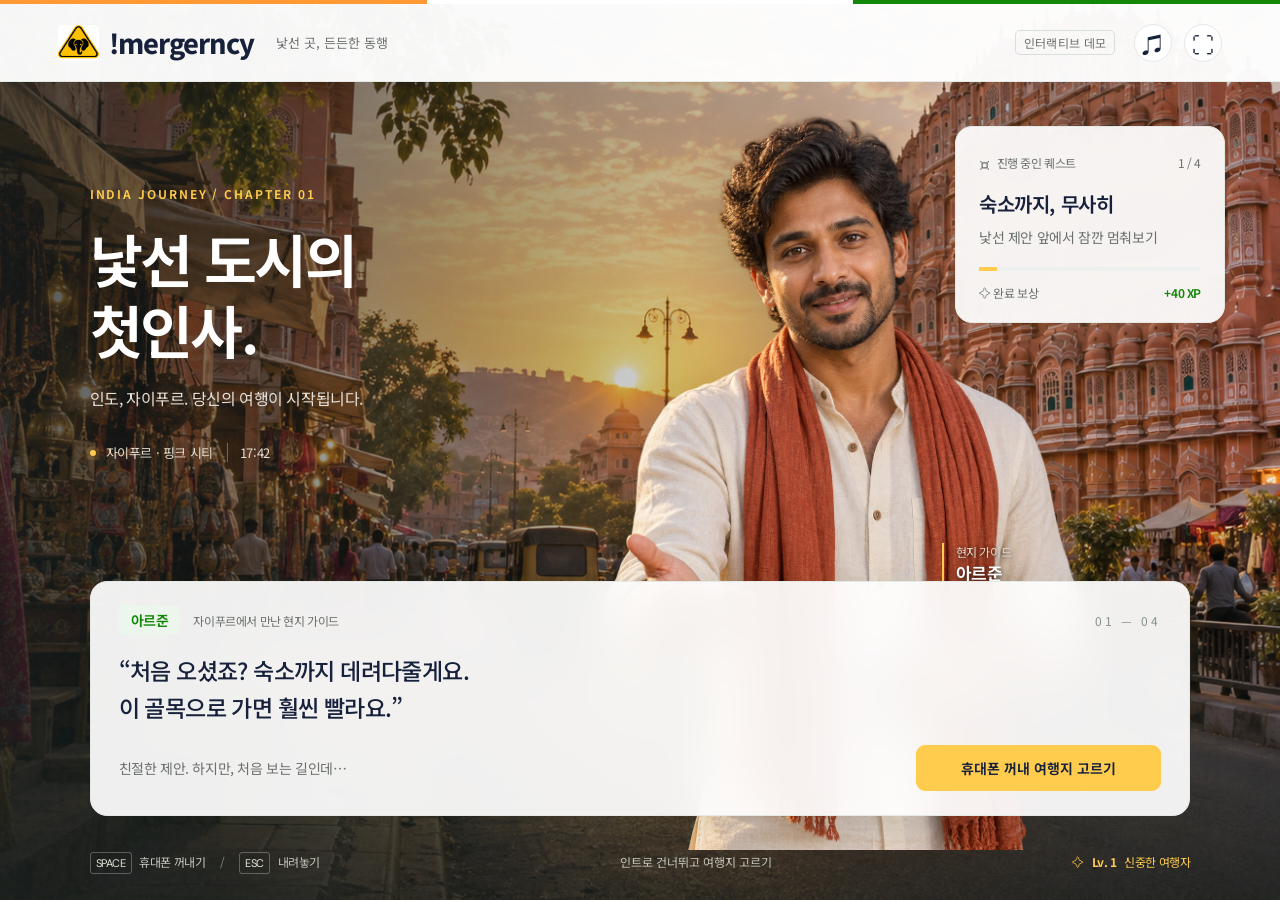
<file: index.html>
<!doctype html><html lang="ko"><head><meta charset="utf-8"><meta name="viewport" content="width=device-width,initial-scale=1"><meta name="theme-color" content="#ffcc4d"><title>!mergerncy · 나의 인도 여행</title><meta name="description" content="낯선 여행의 순간, 나를 지키는 작은 선택. 1인칭 여행 게임과 안전 지도."><link rel="icon" href="assets/brand-logo.png"><link rel="stylesheet" href="vendor/leaflet/leaflet.css"><link rel="stylesheet" href="style.css"><link rel="stylesheet" href="map.css"><link rel="stylesheet" href="theme.css"></head><body>
<main class="world" id="world"><div class="scenery"></div><div class="shade"></div><div class="grain"></div>
<header><a class="brand" href="./"><span class="logo-mark"><img src="assets/brand-logo.png" alt="코끼리 로고"></span><span class="brand-name">!mergerncy</span><span class="brand-caption">낯선 곳, 든든한 동행</span></a><div class="top-right"><span class="demo">인터랙티브 데모</span><button id="sound" aria-label="배경음 켜기">♫</button><button id="fullscreen" aria-label="전체 화면">⛶</button></div></header>
<section class="chapter"><span class="eyebrow">INDIA JOURNEY / CHAPTER <span id="chapterNo">01</span></span><h1 id="sceneTitle">낯선 도시의<br>첫인사.</h1><p id="sceneSub">인도, 자이푸르. 당신의 여행이 시작됩니다.</p><div class="location"><span class="live-dot"></span> 자이푸르 · 핑크 시티 <span id="sceneTime">17:42</span></div></section>
<aside class="quest"><div class="quest-label"><span>⌑</span> 진행 중인 퀘스트 <span id="questCount">1 / 4</span></div><h3 id="questTitle">숙소까지, 무사히</h3><p id="questHint">낯선 제안 앞에서 잠깐 멈춰보기</p><div class="quest-progress"><i id="questBar"></i></div><div class="reward">✧ 완료 보상 <b>+40 XP</b></div></aside>
<img class="character" id="character" src="assets/guide.png" alt="여행자에게 말을 건네는 현지 가이드 아르준">
<div class="person-label"><span>현지 가이드</span><strong>아르준</strong></div>
<section class="dialogue" id="dialogue"><div class="dialogue-head"><span id="speaker">아르준</span><small id="speakerRole">자이푸르에서 만난 현지 가이드</small><span class="scene-counter" id="sceneCounter">01 — 04</span></div><p id="dialogText">“처음 오셨죠? 숙소까지 데려다줄게요.<br>이 골목으로 가면 훨씬 빨라요.”</p><div class="dialogue-bottom"><span id="thought">친절한 제안. 하지만, 처음 보는 길인데…</span><button class="main-cta" id="takePhone">휴대폰으로 길 확인하기 <span>↗</span></button></div></section>
<footer class="game-footer"><span><kbd>SPACE</kbd> 휴대폰 꺼내기 <span class="divider">/</span> <kbd>ESC</kbd> 내려놓기</span><button id="skip">인트로 건너뛰고 지도 보기 ↗</button><span class="level">✧ <b id="outerLevel">Lv. 1</b> 신중한 여행자</span></footer>
<div class="phone-layer" id="phoneLayer" hidden><div class="phone-backdrop"></div><div class="phone-context"><span class="eyebrow">당신의 작은 안전 기지</span><h2>잠깐 확인하면,<br>여행이 달라져요.</h2><p>길 위의 정보가 다음 선택의 힌트가 됩니다.</p><button class="lower-phone" id="lowerPhone">↓ 휴대폰 내려놓기 <kbd>ESC</kbd></button></div><div class="phone-rig"><img src="assets/hand-phone.png" class="hand-phone" alt="왼손으로 잡고 있는 스마트폰"><div class="phone-shell"><div class="phone-screen"><div class="statusbar"><b>9:41</b><div class="island"></div><span>▮▮▮ ▰</span></div><div class="app-header"><b aria-label="!mergerncy · 휴대폰 내려놓기"><span class="logo-mark"><img src="assets/brand-logo.png" alt=""></span><span class="brand-name">!m</span></b><button class="sos" id="sos">SOS</button></div><div class="phone-scroll" id="phoneContent"></div><nav class="bottom-nav" aria-label="앱 메뉴"><button data-tab="bookings">▤<span>예약</span></button><button data-tab="checklist">☑<span>준비</span></button><button class="active" data-tab="map">⌖<span>안전 지도</span></button><button data-tab="phrases">☏<span>현지 표현</span></button></nav><div class="homebar"></div></div></div></div></div>
<div class="toast" id="toast" role="status"></div><dialog id="modal"><button class="modal-x" id="closeModal" aria-label="닫기">×</button><div id="modalBody"></div></dialog><div id="touchCursor" aria-hidden="true"><img src="assets/touch-hand.png" alt=""><i class="fingertip"></i></div>
</main><script src="vendor/leaflet/leaflet.js"></script><script src="app.js"></script><script src="real-map.js"></script><script src="journey.js"></script><script src="pointer.js"></script><script src="mockup.js"></script></body></html>
</file>
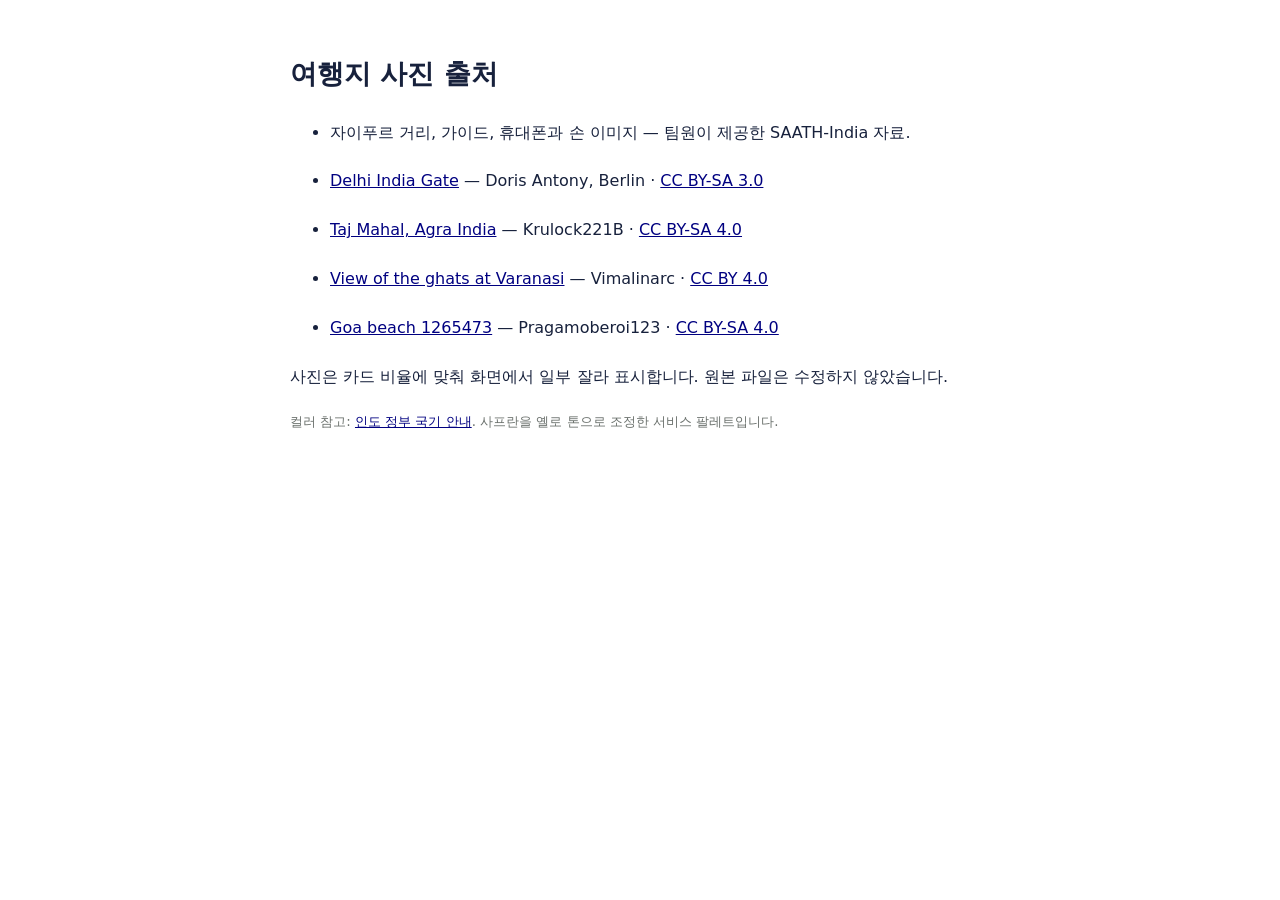
<file: credits.html>
<!doctype html><html lang="ko"><head><meta charset="utf-8"><meta name="viewport" content="width=device-width,initial-scale=1"><title>SAATH · 사진 출처</title><style>body{font-family:system-ui,sans-serif;max-width:700px;margin:50px auto;padding:0 24px;color:#17213c;line-height:1.8}h1{font-size:27px}a{color:#000080}li{margin:20px 0}small{color:#6b716d}</style></head><body><h1>여행지 사진 출처</h1><ul><li>자이푸르 거리, 가이드, 휴대폰과 손 이미지 — 팀원이 제공한 SAATH-India 자료.</li><li><a href="https://commons.wikimedia.org/wiki/File:Delhi_India_Gate.jpg">Delhi India Gate</a> — Doris Antony, Berlin · <a href="https://creativecommons.org/licenses/by-sa/3.0/">CC BY-SA 3.0</a></li><li><a href="https://commons.wikimedia.org/wiki/File:Taj_Mahal,_Agra_India.jpg">Taj Mahal, Agra India</a> — Krulock221B · <a href="https://creativecommons.org/licenses/by-sa/4.0/">CC BY-SA 4.0</a></li><li><a href="https://commons.wikimedia.org/wiki/File:View_of_the_ghats_at_Varanasi.jpg">View of the ghats at Varanasi</a> — Vimalinarc · <a href="https://creativecommons.org/licenses/by/4.0/">CC BY 4.0</a></li><li><a href="https://commons.wikimedia.org/wiki/File:Goa_beach_1265473.jpg">Goa beach 1265473</a> — Pragamoberoi123 · <a href="https://creativecommons.org/licenses/by-sa/4.0/">CC BY-SA 4.0</a></li></ul><p>사진은 카드 비율에 맞춰 화면에서 일부 잘라 표시합니다. 원본 파일은 수정하지 않았습니다.</p><small>컬러 참고: <a href="https://knowindia.india.gov.in/my-india-my-pride/indian-tricolor.php">인도 정부 국기 안내</a>. 사프란을 옐로 톤으로 조정한 서비스 팔레트입니다.</small></body></html>
</file>
<file: vendor/leaflet/leaflet.css>
/* required styles */

.leaflet-pane,
.leaflet-tile,
.leaflet-marker-icon,
.leaflet-marker-shadow,
.leaflet-tile-container,
.leaflet-pane > svg,
.leaflet-pane > canvas,
.leaflet-zoom-box,
.leaflet-image-layer,
.leaflet-layer {
	position: absolute;
	left: 0;
	top: 0;
	}
.leaflet-container {
	overflow: hidden;
	}
.leaflet-tile,
.leaflet-marker-icon,
.leaflet-marker-shadow {
	-webkit-user-select: none;
	   -moz-user-select: none;
	        user-select: none;
	  -webkit-user-drag: none;
	}
/* Prevents IE11 from highlighting tiles in blue */
.leaflet-tile::selection {
	background: transparent;
}
/* Safari renders non-retina tile on retina better with this, but Chrome is worse */
.leaflet-safari .leaflet-tile {
	image-rendering: -webkit-optimize-contrast;
	}
/* hack that prevents hw layers "stretching" when loading new tiles */
.leaflet-safari .leaflet-tile-container {
	width: 1600px;
	height: 1600px;
	-webkit-transform-origin: 0 0;
	}
.leaflet-marker-icon,
.leaflet-marker-shadow {
	display: block;
	}
/* .leaflet-container svg: reset svg max-width decleration shipped in Joomla! (joomla.org) 3.x */
/* .leaflet-container img: map is broken in FF if you have max-width: 100% on tiles */
.leaflet-container .leaflet-overlay-pane svg {
	max-width: none !important;
	max-height: none !important;
	}
.leaflet-container .leaflet-marker-pane img,
.leaflet-container .leaflet-shadow-pane img,
.leaflet-container .leaflet-tile-pane img,
.leaflet-container img.leaflet-image-layer,
.leaflet-container .leaflet-tile {
	max-width: none !important;
	max-height: none !important;
	width: auto;
	padding: 0;
	}

.leaflet-container img.leaflet-tile {
	/* See: https://bugs.chromium.org/p/chromium/issues/detail?id=600120 */
	mix-blend-mode: plus-lighter;
}

.leaflet-container.leaflet-touch-zoom {
	-ms-touch-action: pan-x pan-y;
	touch-action: pan-x pan-y;
	}
.leaflet-container.leaflet-touch-drag {
	-ms-touch-action: pinch-zoom;
	/* Fallback for FF which doesn't support pinch-zoom */
	touch-action: none;
	touch-action: pinch-zoom;
}
.leaflet-container.leaflet-touch-drag.leaflet-touch-zoom {
	-ms-touch-action: none;
	touch-action: none;
}
.leaflet-container {
	-webkit-tap-highlight-color: transparent;
}
.leaflet-container a {
	-webkit-tap-highlight-color: rgba(51, 181, 229, 0.4);
}
.leaflet-tile {
	filter: inherit;
	visibility: hidden;
	}
.leaflet-tile-loaded {
	visibility: inherit;
	}
.leaflet-zoom-box {
	width: 0;
	height: 0;
	-moz-box-sizing: border-box;
	     box-sizing: border-box;
	z-index: 800;
	}
/* workaround for https://bugzilla.mozilla.org/show_bug.cgi?id=888319 */
.leaflet-overlay-pane svg {
	-moz-user-select: none;
	}

.leaflet-pane         { z-index: 400; }

.leaflet-tile-pane    { z-index: 200; }
.leaflet-overlay-pane { z-index: 400; }
.leaflet-shadow-pane  { z-index: 500; }
.leaflet-marker-pane  { z-index: 600; }
.leaflet-tooltip-pane   { z-index: 650; }
.leaflet-popup-pane   { z-index: 700; }

.leaflet-map-pane canvas { z-index: 100; }
.leaflet-map-pane svg    { z-index: 200; }

.leaflet-vml-shape {
	width: 1px;
	height: 1px;
	}
.lvml {
	behavior: url(#default#VML);
	display: inline-block;
	position: absolute;
	}


/* control positioning */

.leaflet-control {
	position: relative;
	z-index: 800;
	pointer-events: visiblePainted; /* IE 9-10 doesn't have auto */
	pointer-events: auto;
	}
.leaflet-top,
.leaflet-bottom {
	position: absolute;
	z-index: 1000;
	pointer-events: none;
	}
.leaflet-top {
	top: 0;
	}
.leaflet-right {
	right: 0;
	}
.leaflet-bottom {
	bottom: 0;
	}
.leaflet-left {
	left: 0;
	}
.leaflet-control {
	float: left;
	clear: both;
	}
.leaflet-right .leaflet-control {
	float: right;
	}
.leaflet-top .leaflet-control {
	margin-top: 10px;
	}
.leaflet-bottom .leaflet-control {
	margin-bottom: 10px;
	}
.leaflet-left .leaflet-control {
	margin-left: 10px;
	}
.leaflet-right .leaflet-control {
	margin-right: 10px;
	}


/* zoom and fade animations */

.leaflet-fade-anim .leaflet-popup {
	opacity: 0;
	-webkit-transition: opacity 0.2s linear;
	   -moz-transition: opacity 0.2s linear;
	        transition: opacity 0.2s linear;
	}
.leaflet-fade-anim .leaflet-map-pane .leaflet-popup {
	opacity: 1;
	}
.leaflet-zoom-animated {
	-webkit-transform-origin: 0 0;
	    -ms-transform-origin: 0 0;
	        transform-origin: 0 0;
	}
svg.leaflet-zoom-animated {
	will-change: transform;
}

.leaflet-zoom-anim .leaflet-zoom-animated {
	-webkit-transition: -webkit-transform 0.25s cubic-bezier(0,0,0.25,1);
	   -moz-transition:    -moz-transform 0.25s cubic-bezier(0,0,0.25,1);
	        transition:         transform 0.25s cubic-bezier(0,0,0.25,1);
	}
.leaflet-zoom-anim .leaflet-tile,
.leaflet-pan-anim .leaflet-tile {
	-webkit-transition: none;
	   -moz-transition: none;
	        transition: none;
	}

.leaflet-zoom-anim .leaflet-zoom-hide {
	visibility: hidden;
	}


/* cursors */

.leaflet-interactive {
	cursor: pointer;
	}
.leaflet-grab {
	cursor: -webkit-grab;
	cursor:    -moz-grab;
	cursor:         grab;
	}
.leaflet-crosshair,
.leaflet-crosshair .leaflet-interactive {
	cursor: crosshair;
	}
.leaflet-popup-pane,
.leaflet-control {
	cursor: auto;
	}
.leaflet-dragging .leaflet-grab,
.leaflet-dragging .leaflet-grab .leaflet-interactive,
.leaflet-dragging .leaflet-marker-draggable {
	cursor: move;
	cursor: -webkit-grabbing;
	cursor:    -moz-grabbing;
	cursor:         grabbing;
	}

/* marker & overlays interactivity */
.leaflet-marker-icon,
.leaflet-marker-shadow,
.leaflet-image-layer,
.leaflet-pane > svg path,
.leaflet-tile-container {
	pointer-events: none;
	}

.leaflet-marker-icon.leaflet-interactive,
.leaflet-image-layer.leaflet-interactive,
.leaflet-pane > svg path.leaflet-interactive,
svg.leaflet-image-layer.leaflet-interactive path {
	pointer-events: visiblePainted; /* IE 9-10 doesn't have auto */
	pointer-events: auto;
	}

/* visual tweaks */

.leaflet-container {
	background: #ddd;
	outline-offset: 1px;
	}
.leaflet-container a {
	color: #0078A8;
	}
.leaflet-zoom-box {
	border: 2px dotted #38f;
	background: rgba(255,255,255,0.5);
	}


/* general typography */
.leaflet-container {
	font-family: "Helvetica Neue", Arial, Helvetica, sans-serif;
	font-size: 12px;
	font-size: 0.75rem;
	line-height: 1.5;
	}


/* general toolbar styles */

.leaflet-bar {
	box-shadow: 0 1px 5px rgba(0,0,0,0.65);
	border-radius: 4px;
	}
.leaflet-bar a {
	background-color: #fff;
	border-bottom: 1px solid #ccc;
	width: 26px;
	height: 26px;
	line-height: 26px;
	display: block;
	text-align: center;
	text-decoration: none;
	color: black;
	}
.leaflet-bar a,
.leaflet-control-layers-toggle {
	background-position: 50% 50%;
	background-repeat: no-repeat;
	display: block;
	}
.leaflet-bar a:hover,
.leaflet-bar a:focus {
	background-color: #f4f4f4;
	}
.leaflet-bar a:first-child {
	border-top-left-radius: 4px;
	border-top-right-radius: 4px;
	}
.leaflet-bar a:last-child {
	border-bottom-left-radius: 4px;
	border-bottom-right-radius: 4px;
	border-bottom: none;
	}
.leaflet-bar a.leaflet-disabled {
	cursor: default;
	background-color: #f4f4f4;
	color: #bbb;
	}

.leaflet-touch .leaflet-bar a {
	width: 30px;
	height: 30px;
	line-height: 30px;
	}
.leaflet-touch .leaflet-bar a:first-child {
	border-top-left-radius: 2px;
	border-top-right-radius: 2px;
	}
.leaflet-touch .leaflet-bar a:last-child {
	border-bottom-left-radius: 2px;
	border-bottom-right-radius: 2px;
	}

/* zoom control */

.leaflet-control-zoom-in,
.leaflet-control-zoom-out {
	font: bold 18px 'Lucida Console', Monaco, monospace;
	text-indent: 1px;
	}

.leaflet-touch .leaflet-control-zoom-in, .leaflet-touch .leaflet-control-zoom-out  {
	font-size: 22px;
	}


/* layers control */

.leaflet-control-layers {
	box-shadow: 0 1px 5px rgba(0,0,0,0.4);
	background: #fff;
	border-radius: 5px;
	}
.leaflet-control-layers-toggle {
	background-image: url(images/layers.png);
	width: 36px;
	height: 36px;
	}
.leaflet-retina .leaflet-control-layers-toggle {
	background-image: url(images/layers-2x.png);
	background-size: 26px 26px;
	}
.leaflet-touch .leaflet-control-layers-toggle {
	width: 44px;
	height: 44px;
	}
.leaflet-control-layers .leaflet-control-layers-list,
.leaflet-control-layers-expanded .leaflet-control-layers-toggle {
	display: none;
	}
.leaflet-control-layers-expanded .leaflet-control-layers-list {
	display: block;
	position: relative;
	}
.leaflet-control-layers-expanded {
	padding: 6px 10px 6px 6px;
	color: #333;
	background: #fff;
	}
.leaflet-control-layers-scrollbar {
	overflow-y: scroll;
	overflow-x: hidden;
	padding-right: 5px;
	}
.leaflet-control-layers-selector {
	margin-top: 2px;
	position: relative;
	top: 1px;
	}
.leaflet-control-layers label {
	display: block;
	font-size: 13px;
	font-size: 1.08333em;
	}
.leaflet-control-layers-separator {
	height: 0;
	border-top: 1px solid #ddd;
	margin: 5px -10px 5px -6px;
	}

/* Default icon URLs */
.leaflet-default-icon-path { /* used only in path-guessing heuristic, see L.Icon.Default */
	background-image: url(images/marker-icon.png);
	}


/* attribution and scale controls */

.leaflet-container .leaflet-control-attribution {
	background: #fff;
	background: rgba(255, 255, 255, 0.8);
	margin: 0;
	}
.leaflet-control-attribution,
.leaflet-control-scale-line {
	padding: 0 5px;
	color: #333;
	line-height: 1.4;
	}
.leaflet-control-attribution a {
	text-decoration: none;
	}
.leaflet-control-attribution a:hover,
.leaflet-control-attribution a:focus {
	text-decoration: underline;
	}
.leaflet-attribution-flag {
	display: inline !important;
	vertical-align: baseline !important;
	width: 1em;
	height: 0.6669em;
	}
.leaflet-left .leaflet-control-scale {
	margin-left: 5px;
	}
.leaflet-bottom .leaflet-control-scale {
	margin-bottom: 5px;
	}
.leaflet-control-scale-line {
	border: 2px solid #777;
	border-top: none;
	line-height: 1.1;
	padding: 2px 5px 1px;
	white-space: nowrap;
	-moz-box-sizing: border-box;
	     box-sizing: border-box;
	background: rgba(255, 255, 255, 0.8);
	text-shadow: 1px 1px #fff;
	}
.leaflet-control-scale-line:not(:first-child) {
	border-top: 2px solid #777;
	border-bottom: none;
	margin-top: -2px;
	}
.leaflet-control-scale-line:not(:first-child):not(:last-child) {
	border-bottom: 2px solid #777;
	}

.leaflet-touch .leaflet-control-attribution,
.leaflet-touch .leaflet-control-layers,
.leaflet-touch .leaflet-bar {
	box-shadow: none;
	}
.leaflet-touch .leaflet-control-layers,
.leaflet-touch .leaflet-bar {
	border: 2px solid rgba(0,0,0,0.2);
	background-clip: padding-box;
	}


/* popup */

.leaflet-popup {
	position: absolute;
	text-align: center;
	margin-bottom: 20px;
	}
.leaflet-popup-content-wrapper {
	padding: 1px;
	text-align: left;
	border-radius: 12px;
	}
.leaflet-popup-content {
	margin: 13px 24px 13px 20px;
	line-height: 1.3;
	font-size: 13px;
	font-size: 1.08333em;
	min-height: 1px;
	}
.leaflet-popup-content p {
	margin: 17px 0;
	margin: 1.3em 0;
	}
.leaflet-popup-tip-container {
	width: 40px;
	height: 20px;
	position: absolute;
	left: 50%;
	margin-top: -1px;
	margin-left: -20px;
	overflow: hidden;
	pointer-events: none;
	}
.leaflet-popup-tip {
	width: 17px;
	height: 17px;
	padding: 1px;

	margin: -10px auto 0;
	pointer-events: auto;

	-webkit-transform: rotate(45deg);
	   -moz-transform: rotate(45deg);
	    -ms-transform: rotate(45deg);
	        transform: rotate(45deg);
	}
.leaflet-popup-content-wrapper,
.leaflet-popup-tip {
	background: white;
	color: #333;
	box-shadow: 0 3px 14px rgba(0,0,0,0.4);
	}
.leaflet-container a.leaflet-popup-close-button {
	position: absolute;
	top: 0;
	right: 0;
	border: none;
	text-align: center;
	width: 24px;
	height: 24px;
	font: 16px/24px Tahoma, Verdana, sans-serif;
	color: #757575;
	text-decoration: none;
	background: transparent;
	}
.leaflet-container a.leaflet-popup-close-button:hover,
.leaflet-container a.leaflet-popup-close-button:focus {
	color: #585858;
	}
.leaflet-popup-scrolled {
	overflow: auto;
	}

.leaflet-oldie .leaflet-popup-content-wrapper {
	-ms-zoom: 1;
	}
.leaflet-oldie .leaflet-popup-tip {
	width: 24px;
	margin: 0 auto;

	-ms-filter: "progid:DXImageTransform.Microsoft.Matrix(M11=0.70710678, M12=0.70710678, M21=-0.70710678, M22=0.70710678)";
	filter: progid:DXImageTransform.Microsoft.Matrix(M11=0.70710678, M12=0.70710678, M21=-0.70710678, M22=0.70710678);
	}

.leaflet-oldie .leaflet-control-zoom,
.leaflet-oldie .leaflet-control-layers,
.leaflet-oldie .leaflet-popup-content-wrapper,
.leaflet-oldie .leaflet-popup-tip {
	border: 1px solid #999;
	}


/* div icon */

.leaflet-div-icon {
	background: #fff;
	border: 1px solid #666;
	}


/* Tooltip */
/* Base styles for the element that has a tooltip */
.leaflet-tooltip {
	position: absolute;
	padding: 6px;
	background-color: #fff;
	border: 1px solid #fff;
	border-radius: 3px;
	color: #222;
	white-space: nowrap;
	-webkit-user-select: none;
	-moz-user-select: none;
	-ms-user-select: none;
	user-select: none;
	pointer-events: none;
	box-shadow: 0 1px 3px rgba(0,0,0,0.4);
	}
.leaflet-tooltip.leaflet-interactive {
	cursor: pointer;
	pointer-events: auto;
	}
.leaflet-tooltip-top:before,
.leaflet-tooltip-bottom:before,
.leaflet-tooltip-left:before,
.leaflet-tooltip-right:before {
	position: absolute;
	pointer-events: none;
	border: 6px solid transparent;
	background: transparent;
	content: "";
	}

/* Directions */

.leaflet-tooltip-bottom {
	margin-top: 6px;
}
.leaflet-tooltip-top {
	margin-top: -6px;
}
.leaflet-tooltip-bottom:before,
.leaflet-tooltip-top:before {
	left: 50%;
	margin-left: -6px;
	}
.leaflet-tooltip-top:before {
	bottom: 0;
	margin-bottom: -12px;
	border-top-color: #fff;
	}
.leaflet-tooltip-bottom:before {
	top: 0;
	margin-top: -12px;
	margin-left: -6px;
	border-bottom-color: #fff;
	}
.leaflet-tooltip-left {
	margin-left: -6px;
}
.leaflet-tooltip-right {
	margin-left: 6px;
}
.leaflet-tooltip-left:before,
.leaflet-tooltip-right:before {
	top: 50%;
	margin-top: -6px;
	}
.leaflet-tooltip-left:before {
	right: 0;
	margin-right: -12px;
	border-left-color: #fff;
	}
.leaflet-tooltip-right:before {
	left: 0;
	margin-left: -12px;
	border-right-color: #fff;
	}

/* Printing */

@media print {
	/* Prevent printers from removing background-images of controls. */
	.leaflet-control {
		-webkit-print-color-adjust: exact;
		print-color-adjust: exact;
		}
	}
</file>
<file: style.css>
@import url('https://fonts.googleapis.com/css2?family=DM+Sans:wght@400;500;600;700&family=Noto+Sans+KR:wght@400;500;600;700;800;900&display=swap');
:root{--orange:#f47a42;--ink:#292f29;--cream:#f8f6ef;--muted:#93978b}*{box-sizing:border-box}body{margin:0;background:#28251f;font-family:'DM Sans','Noto Sans KR',sans-serif;color:white}button,a,input,select,textarea{-webkit-tap-highlight-color:transparent}button{font:inherit;cursor:pointer;border:0}button:focus-visible,a:focus-visible{outline:3px solid #ffa66a;outline-offset:4px}button{transition:background .2s,transform .2s}button:active{transform:scale(.97)}[hidden]{display:none!important}.world{height:100svh;min-height:720px;overflow:hidden;position:relative}.scenery,.shade,.grain{position:absolute;inset:0;pointer-events:none}.scenery{background:#bb9572 url('assets/jaipur.jpg') center/cover;transform:scale(1.025);transition:filter 1.3s,transform 2s}.shade{background:linear-gradient(90deg,rgba(21,28,27,.72),transparent 65%),linear-gradient(0deg,rgba(12,20,19,.78),transparent 50%,rgba(18,24,20,.2))}.grain{opacity:.06;background-image:url("data:image/svg+xml,%3Csvg viewBox='0 0 180 180' xmlns='http://www.w3.org/2000/svg'%3E%3Cfilter id='n'%3E%3CfeTurbulence type='fractalNoise' baseFrequency='.9' numOctaves='3' stitchTiles='stitch'/%3E%3C/filter%3E%3Crect width='100%25' height='100%25' opacity='.6' filter='url(%23n)'/%3E%3C/svg%3E")}header{position:absolute;z-index:3;left:4.2%;right:4.2%;top:32px;display:flex;justify-content:space-between;align-items:center}.brand{color:white;text-decoration:none;font-weight:700;font-size:37px;letter-spacing:-2px;display:flex;align-items:center;gap:9px}.brand-symbol{font-size:37px;color:#ff9662}.brand-caption{margin-left:17px;font-size:12px;font-weight:400;letter-spacing:0;color:#f0e9de}.top-right{display:flex;gap:12px;align-items:center}.top-right button{background:#ffffff12;border:1px solid #ffffff30;border-radius:50%;width:39px;height:39px;color:white;font-size:23px}.demo{font-size:11px;letter-spacing:.03em;border:1px solid #ffffff44;border-radius:30px;padding:8px 13px;margin-right:7px}.chapter{position:absolute;top:20%;left:7%;z-index:2}.eyebrow{font-size:11px;letter-spacing:2.2px;color:#f2d3ac}.chapter h1{font-size:clamp(45px,4.9vw,76px);font-weight:500;line-height:1.2;letter-spacing:-4px;margin:22px 0}.chapter p{color:#e6e0d7;font-size:14px;font-weight:400}.location{margin-top:31px;display:flex;align-items:center;gap:10px;font-size:11px;color:#e5dece}.location>span:last-child{border-left:1px solid #ffffff50;padding-left:12px;margin-left:4px}.live-dot{width:6px;height:6px;border-radius:50%;background:#e7bb78;box-shadow:0 0 0 4px #e7bb7822}.quest{position:absolute;right:4.3%;top:145px;z-index:3;width:254px;padding:21px 23px;background:#19292394;backdrop-filter:blur(16px);border:1px solid #ffffff20;border-radius:12px}.quest-label{color:#e4ba83;font-size:11px;display:flex;gap:8px;align-items:center}.quest-label>span:first-child{font-size:20px}.quest-label>span:last-child{margin-left:auto;color:#ccc7b7;font-size:10px}.quest h3{font-size:18px;margin:14px 0 8px;font-weight:600}.quest p{font-size:11px;color:#c6cabe;margin:0}.quest-progress{margin:19px 0 13px;height:3px;background:#ffffff25;border-radius:2px}.quest-progress i{display:block;background:#f2bc75;height:100%;width:8%;transition:width .8s}.reward{font-size:10px;color:#b8c1b2}.reward b{float:right;color:#efd3a8;font-weight:500}.character{position:absolute;bottom:50px;left:46%;height:83%;max-width:55%;object-fit:contain;object-position:bottom;z-index:1;filter:drop-shadow(0 20px 40px #32251655);animation:arrive 1s ease both}.person-label{position:absolute;right:21%;bottom:315px;z-index:2;border-left:2px solid #ecba7a;padding-left:12px;text-shadow:0 2px 7px #111}.person-label span{font-size:10px;display:block;color:#e1d8c9}.person-label strong{font-size:17px;font-weight:500}.dialogue{position:absolute;z-index:4;bottom:84px;left:7%;right:7%;padding:23px 30px 24px;background:linear-gradient(110deg,#172722ec,#21322bec);backdrop-filter:blur(22px);border:1px solid #adba9f50;border-radius:13px;box-shadow:0 20px 70px #0003}.dialogue-head{display:flex;align-items:center;gap:13px}.dialogue-head>span:first-child{background:#edba78;color:#333d2b;font-size:12px;padding:5px 15px;border-radius:5px;font-weight:700}.dialogue-head small{font-size:10px;color:#a9b7a9}.scene-counter{margin-left:auto;font-size:10px;color:#819787;letter-spacing:3px}.dialogue p{font-size:23px;line-height:1.7;letter-spacing:-.6px;margin:17px 0 19px;font-weight:400}.dialogue-bottom{display:flex;align-items:center;justify-content:space-between;gap:20px}.dialogue-bottom>span{font-size:12px;color:#aab7a7}.main-cta{background:#f17c46;color:#fff5e9;border:1px solid #ff9c6d;padding:15px 21px;border-radius:7px;font-size:12px;font-weight:600;min-width:245px;display:flex;justify-content:space-between;gap:25px;box-shadow:0 4px 20px #ea6d2522}.main-cta:hover{background:#ff9156}.main-cta span{font-size:18px;line-height:16px}.game-footer{position:absolute;bottom:29px;left:7%;right:7%;display:flex;justify-content:space-between;align-items:center;font-size:10px;color:#c4c6bc;z-index:4}.game-footer button{background:none;color:#c4c6bc;font-size:10px}kbd{font:9px 'DM Sans',sans-serif;padding:3px 5px;border:1px solid #ffffff45;border-radius:3px;margin-right:5px;color:#e5e5d9}.divider{padding:0 12px;color:#7a897c}.level{color:#deb17e}.level b{color:#efdbc2;margin:0 5px}.phone-layer{position:absolute;inset:0;z-index:8}.phone-backdrop{position:absolute;inset:0;background:#10201bb8;backdrop-filter:blur(9px)}.phone-context{position:absolute;left:11%;top:31%;max-width:380px}.phone-context h2{font-size:43px;font-weight:500;letter-spacing:-2px;line-height:1.35;margin:24px 0}.phone-context p{font-size:12px;color:#c5d1c4}.lower-phone{background:#ffffff0b;color:#eee9de;margin-top:34px;padding:15px 17px;border:1px solid #ffffff35;border-radius:8px;font-size:12px}.lower-phone kbd{margin-left:25px}.phone-rig{position:absolute;right:10%;top:50%;width:420px;height:790px;transform:translateY(-46%);animation:raise .65s cubic-bezier(.2,.8,.2,1)}.hand-phone{position:absolute;inset:-25px -180px auto;width:770px;height:980px;object-fit:contain;pointer-events:none;z-index:0}.phone-shell{position:relative;margin:auto;width:344px;height:710px;padding:7px;border-radius:49px;background:#292b29;border:2px solid #9b9b91;box-shadow:0 0 0 2px #090c0a,0 35px 80px #0007;z-index:1}.phone-screen{height:100%;background:var(--cream);border-radius:40px;overflow:hidden;display:flex;flex-direction:column;color:var(--ink);position:relative}.statusbar{height:39px;min-height:39px;display:flex;align-items:center;justify-content:space-between;padding:4px 20px 0;font-size:11px;position:relative}.island{width:87px;height:23px;border-radius:20px;background:#171917;position:absolute;left:50%;transform:translateX(-50%);top:8px}.app-header{height:45px;min-height:45px;padding:0 18px;display:flex;align-items:center;justify-content:space-between}.app-header>b{font-size:25px;letter-spacing:-1.5px}.app-header>b>span{color:var(--orange);margin-left:5px}.sos{background:#fce5df;color:#b84536;font-size:10px;padding:7px 10px;border-radius:6px;font-weight:700}.phone-scroll{flex:1;overflow:auto;scrollbar-width:none}.bottom-nav{display:flex;background:var(--cream);border-top:1px solid #dddcd0;min-height:54px;padding-top:7px}.bottom-nav button{flex:1;background:none;color:#929589;font-size:20px;display:flex;align-items:center;flex-direction:column;gap:3px}.bottom-nav button span{font-size:9px}.bottom-nav button.active{color:#e8793e}.homebar{height:4px;background:#31332e;width:105px;margin:7px auto;border-radius:10px;flex-shrink:0}.prep{margin:8px 16px 12px;display:flex;justify-content:space-between;align-items:center;font-size:9px}.prep b{font-size:13px;color:#e76f34}.prep span{color:#84897e}.mini-progress{height:3px;background:#e5e4d6;margin:5px 17px 12px}.mini-progress i{display:block;background:#eb8246;height:100%;width:65%}.map-heading{display:flex;justify-content:space-between;align-items:center;padding:0 17px}.map-heading h2{font-size:18px;margin:4px 0}.map-heading button{font-size:9px;padding:6px 8px;background:#e9eadd;color:#52624c;border-radius:30px}.map-switch{display:flex;margin:11px 16px 6px;gap:5px}.map-switch button{padding:6px 12px;font-size:9px;color:#79806f;background:#eeeee4;border-radius:20px}.map-switch button.selected{color:white;background:#384c3c}.map{height:283px;position:relative;margin:0 7px;overflow:hidden;background:#e5e9d8;border-radius:9px}.map svg{width:100%;height:100%;display:block}.map .water{fill:#d2e2dc}.map .land{fill:#f0eddb;stroke:#c5cbb4;stroke-width:1.3}.map .roads{fill:none;stroke:#fffdf2;stroke-width:4}.map text{font-size:8px;fill:#8b9380}.map .pin{position:absolute;transform:translate(-50%,-50%);width:30px;height:30px;border:3px solid #fff9ee;border-radius:50%;color:white;background:#536c50;box-shadow:0 2px 6px #49543540;font-size:13px;display:grid;place-items:center}.map .pin.red{background:#dd5846}.map .pin.orange{background:#ec923e}.map .pin.red:before,.map .pin.orange:before{content:'';position:absolute;inset:-11px;border-radius:50%;border:1px solid currentColor;animation:pulse 2.5s infinite;color:#dc5d4b}.map .pin.orange:before{color:#db8c42;animation-duration:4s}.map .avatar{background:#fff7df;width:35px;height:35px;border-color:#e79843;font-size:19px}.map-caption{position:absolute;bottom:8px;left:9px;font-size:7px!important;background:#f7f7eccc;padding:4px 6px;border-radius:4px;color:#68755e}.compass{position:absolute;right:10px;top:10px;color:#4e6751;font-size:14px}.legend{display:flex;gap:12px;padding:9px 17px;font-size:8px;color:#7f8776}.legend i{display:inline-block;width:5px;height:5px;border-radius:50%;margin-right:4px;background:#65846a}.legend span:nth-child(2) i{background:#eda04e}.legend span:nth-child(3) i{background:#dc5e4d}.app-card{margin:4px 15px 13px;padding:13px;background:#fffdf5;border:1px solid #e5e6d5;border-radius:10px}.app-card small{font-size:8px;color:#9a9e8c}.app-card h3{font-size:13px;margin:6px 0}.app-card p{font-size:10px;color:#7d8574;line-height:1.7;margin:5px 0 9px}.app-card button,.app-primary{width:100%;padding:10px;border-radius:6px;background:#ec8047;color:white;font-size:10px;font-weight:600}.app-card .subtle{background:#edf0e4;color:#52674e;margin-top:6px}.app-card a{color:#a15c33;font-size:10px}.filter-row{display:flex;gap:4px;overflow:auto;margin:9px 15px}.filter-row button{padding:6px 8px;white-space:nowrap;font-size:9px;background:#e7eadb;color:#687461;border-radius:5px}.filter-row button.selected{background:#4b614d;color:white}.risk-badge{display:inline-block;padding:4px 6px;border-radius:4px;background:#fff0da;color:#ad7842;font-size:8px}.app-title{font-size:20px;margin:15px}.list-item{padding:13px 0;border-bottom:1px solid #e9e9dc;display:flex;gap:8px;align-items:center;font-size:11px}.list-item:last-child{border:0}.list-item input{accent-color:#ed7d44}.list-item span{flex:1}.list-item small{display:block;margin-top:4px;font-size:9px}.inline-btn{width:auto!important;background:#ecefe3!important;color:#586a4d!important;padding:7px!important;font-size:9px!important}.report{margin:8px 0 12px;padding-bottom:12px;border-bottom:1px solid #e6e8d9}.report b{font-size:11px}.report p{font-size:10px}.report .meta{font-size:8px;color:#939c8c}.badge{font-size:8px;background:#e9f0e2;color:#637e56;padding:3px 5px;border-radius:4px}.report-actions{display:flex;gap:5px;margin-top:8px}.report-actions button{font-size:9px;padding:6px;background:#eef1e6;color:#64765b}.field{display:block;width:100%;background:#fffdf6;border:1px solid #d9dfce;border-radius:7px;padding:10px;font:11px inherit;margin:8px 0;color:#36452e}.route-option{border:1px solid #e0e4d6;border-radius:8px;padding:12px;margin-top:8px;cursor:pointer}.route-option.selected{border-color:#7c9b68;background:#eff4e5}.route-option h4{font-size:12px;margin:0 0 6px}.route-option p{margin:0;font-size:9px}.page-note{font-size:8px;line-height:1.8;color:#8d9586;margin:11px 17px}.night .phone-screen{background:#1e302b;color:#e3eadb}.night .app-card{background:#2a4036;border-color:#405746}.night .app-card p,.night .page-note{color:#b0c2aa}.night .bottom-nav{background:#22362e;border-color:#435346}.night .map{filter:brightness(.67) saturate(.8)}.night .scenery{filter:brightness(.48) saturate(.65)}.night .app-card h3{color:#e4eddb}.toast{position:fixed;left:50%;top:90px;transform:translate(-50%,-15px);z-index:30;background:#ecf4df;color:#3b5b32;border:1px solid #bfcfac;border-radius:9px;padding:15px 25px;font-size:13px;opacity:0;pointer-events:none;transition:.3s}.toast.show{opacity:1;transform:translate(-50%,0)}dialog{border:1px solid #d9dfcf;background:#faf9f0;border-radius:18px;color:#32402e;width:min(420px,90vw);padding:30px;box-shadow:0 20px 100px #0005}dialog::backdrop{background:#122218a8;backdrop-filter:blur(5px)}dialog h2{font-size:24px;letter-spacing:-1px;margin:6px 0 16px}dialog p{font-size:13px;line-height:1.9;color:#6e7966}dialog small{font-size:10px;color:#8b9682}dialog a{color:#b56235}dialog .app-primary{font-size:12px;padding:13px;margin-top:8px}.modal-x{position:absolute;right:12px;top:9px;color:#75806e;background:none;font-size:25px}.emergency-link{display:block;text-align:center;background:#c85e43;color:white!important;text-decoration:none;padding:14px;border-radius:8px;margin:10px 0;font-size:14px}.modal-row{margin:12px 0}#touchCursor{position:fixed;z-index:100;pointer-events:none;left:-80px;top:-80px;filter:drop-shadow(1px 3px 2px #0003);transform:translate(-18px,-5px)}@media(pointer:fine){body,button,a{cursor:none}}@media(pointer:coarse){#touchCursor{display:none}}@keyframes pulse{0%{transform:scale(.8);opacity:.6}100%{transform:scale(1.8);opacity:0}}@keyframes raise{from{transform:translateY(40%);opacity:.2}to{transform:translateY(-46%);opacity:1}}@keyframes arrive{from{opacity:0;transform:translateX(30px)}to{opacity:1;transform:translateX(0)}}@media(min-height:950px){.phone-rig{transform:translateY(-44%) scale(1.1)}}@media(max-height:790px) and (min-width:761px){.phone-rig{transform:translateY(-46%) scale(.88);transform-origin:top center;top:10%}.world{min-height:650px}.dialogue{bottom:65px}.chapter{top:18%}.chapter h1{font-size:55px}.character{height:87%;bottom:20px}.dialogue p{font-size:21px;margin:12px 0}}@media(max-width:1000px){.phone-context{left:6%;max-width:300px}.phone-context h2{font-size:34px}.phone-rig{right:3%}.quest{width:225px;right:4%;top:125px}.chapter{left:5%}.dialogue{left:5%;right:5%}.brand-caption{display:none}.character{left:40%;max-width:65%}.person-label{right:12%}}@media(max-width:760px){.world{min-height:670px;height:100svh}header{top:18px;left:6%;right:6%}.brand{font-size:30px}.demo{display:none}.top-right button{width:33px;height:33px;font-size:18px}.chapter{left:7%;top:15%}.chapter h1{font-size:41px;letter-spacing:-2px;margin:13px 0}.chapter p{font-size:10px;max-width:190px;line-height:1.8}.eyebrow{font-size:8px}.location{font-size:8px;gap:7px;margin-top:15px}.quest{top:95px;right:5%;width:143px;padding:12px;background:#23342c88}.quest-label{font-size:8px;gap:4px}.quest-label>span:first-child{font-size:13px}.quest h3{font-size:12px;margin:8px 0}.quest p{font-size:8px;line-height:1.7}.quest-progress{margin:10px 0}.reward{font-size:8px}.character{left:23%;height:64%;max-width:100%;bottom:110px;width:85%;object-fit:contain}.person-label{display:none}.dialogue{left:5%;right:5%;bottom:60px;padding:16px 17px}.dialogue-head small{font-size:8px}.dialogue-head>span:first-child{font-size:10px;padding:4px 10px}.dialogue p{font-size:17px;margin:13px 0;line-height:1.7}.dialogue-bottom{display:block}.dialogue-bottom>span{font-size:10px}.main-cta{margin-top:14px;width:100%;padding:12px 15px}.game-footer{left:5%;right:5%;bottom:23px;font-size:8px}.game-footer>span:first-child{display:none}.game-footer button{font-size:9px}.phone-context{display:none}.phone-rig{inset:0;width:100%;height:100%;transform:none;animation:none}.hand-phone{display:none}.phone-shell{height:100%;width:100%;border:0;border-radius:0;padding:0;background:none;box-shadow:none}.phone-screen{border-radius:0}.statusbar{display:none}.app-header{height:60px;min-height:60px}.app-header:after{content:'↓ 휴대폰';position:absolute;left:50%;top:23px;transform:translateX(-50%);font-size:11px;color:#8b947f;pointer-events:none}.map{height:36svh;min-height:255px;margin:0 16px}.app-header>b{font-size:29px}.prep{font-size:11px}.prep b{font-size:16px}.map-heading h2{font-size:21px}.map-switch button{font-size:11px}.app-card h3{font-size:15px}.app-card p{font-size:12px}.app-card button{font-size:12px}.bottom-nav{min-height:65px}.bottom-nav button span{font-size:11px}.phone-scroll{padding-bottom:10px}.toast{top:70px;max-width:90vw;width:max-content;font-size:11px}.scene-counter{font-size:8px}}@media(prefers-reduced-motion:reduce){*,*:before,*:after{animation:none!important;transition:none!important;scroll-behavior:auto!important}}

/* Match the interactive display to the photographed phone's screen bounds. */
@media(min-width:761px){
  .phone-rig{--phone-scale:1;right:14%;top:50%;width:330px;height:696px;transform:translateY(-50%) scale(var(--phone-scale));transform-origin:center;animation:phone-raise .65s cubic-bezier(.2,.8,.2,1)}
  .hand-phone{inset:auto;left:-210.85px;top:-47.64px;width:685.44px;height:1060.57px;max-width:none;object-fit:fill;pointer-events:none;mask-image:linear-gradient(to right,transparent,#000 9%,#000 88%,transparent);-webkit-mask-image:linear-gradient(to right,transparent,#000 9%,#000 88%,transparent)}
  .phone-shell{margin:0;width:330px;height:696px;padding:0;border:0;border-radius:46px;background:transparent;box-shadow:none}
  .phone-screen{border-radius:46px}
}
@media(min-width:761px) and (max-height:790px){.phone-rig{--phone-scale:.86;top:50%}}
@media(min-width:761px) and (max-width:1000px){.phone-rig{right:8%}}
@media(min-width:761px) and (min-height:950px){.phone-rig{--phone-scale:1.1}}
@keyframes phone-raise{from{transform:translateY(15%) scale(var(--phone-scale));opacity:.2}to{transform:translateY(-50%) scale(var(--phone-scale));opacity:1}}

/* Bright expedition game palette inside the interactive phone. */
.phone-screen{--cream:#edf7ff;--ink:#19365a;--orange:#ff743d;background:#edf7ff;color:#19365a}
.phone-screen .statusbar,.phone-screen .app-header{background:#edf7ff;color:#19365a}
.phone-screen .app-header>b{font-weight:900;color:#17375b}
.phone-screen .app-header>b>span{color:#ff743d}
.phone-screen .sos{background:#ffebe5;color:#e44d37;border-radius:20px;font-weight:900;box-shadow:0 2px 0 #f7cabb}
.phone-screen .prep{margin-top:9px;margin-bottom:9px;gap:6px;padding:9px 12px;border-radius:18px;background:white;box-shadow:0 3px 0 #cfe3f5;color:#19365a;font-weight:700}
.phone-screen .prep b{color:#ff743d;font-weight:900}
.phone-screen .prep span{color:#627d9a}
.phone-screen .mini-progress{height:7px;border-radius:12px;background:#d3e6f7;overflow:hidden;margin-bottom:13px}
.phone-screen .mini-progress i{background:linear-gradient(90deg,#ffba35,#ff793d);border-radius:12px}
.phone-screen .map-heading h2{color:#18385e;font-weight:900;letter-spacing:-.6px}
.phone-screen .map-heading button{background:#ffe997;color:#8a5a0c;font-weight:800;border-radius:20px;padding:7px 10px;box-shadow:0 2px 0 #efce63}
.phone-screen .map-switch{gap:6px;margin-bottom:10px}
.phone-screen .map-switch button{background:white;color:#6986a4;border-radius:20px;font-weight:800;padding:7px 12px;box-shadow:0 2px 0 #d4e5f4}
.phone-screen .map-switch button.selected{background:#ff7d3e;color:white;box-shadow:0 3px 0 #df5b23}
.phone-screen .map{background:#b6e3ff;border-radius:21px;border:3px solid white;box-shadow:0 4px 0 #cbdff0}
.phone-screen .legend{color:#5b7797;font-weight:700;padding-top:12px;padding-bottom:11px}
.phone-screen .legend i{background:#36b5a0}
.phone-screen .legend span:nth-child(2) i{background:#ffad30}
.phone-screen .legend span:nth-child(3) i{background:#f36453}
.phone-screen .app-card{background:white;border:0;border-radius:19px;padding:15px;box-shadow:0 4px 0 #d6e7f5;margin-bottom:16px}
.phone-screen .app-card small{color:#6f8fb0;font-weight:700}
.phone-screen .app-card h3{color:#193b62;font-weight:900}
.phone-screen .app-card p{color:#6a829e}
.phone-screen .app-card button,.phone-screen .app-primary{background:#ff803e;color:white;border-radius:13px;font-weight:800;box-shadow:0 3px 0 #df6127;padding:11px}
.phone-screen .app-card .subtle{background:#e9f5ff;color:#3982ba;box-shadow:0 3px 0 #cfe4f5}
.phone-screen .app-card a{color:#ec7135}
.phone-screen .bottom-nav{background:white;border:0;border-radius:24px 24px 0 0;padding:8px 7px 0;gap:4px;box-shadow:0 -4px 16px #669aca0c;min-height:60px}
.phone-screen .bottom-nav button{color:#8297ae;padding:5px 0;border-radius:16px;font-weight:800;font-size:19px}
.phone-screen .bottom-nav button.active{background:#fff0df;color:#f07835;box-shadow:inset 0 0 0 1px #ffe0b9}
.phone-screen .homebar{background:#284667}
.phone-screen .filter-row{gap:6px}
.phone-screen .filter-row button{border-radius:15px;background:white;color:#6986a4;font-weight:700;padding:8px 10px}
.phone-screen .filter-row button.selected{background:#378fda;color:white}
.phone-screen .risk-badge{background:#fff0be;color:#a97013;border-radius:9px;padding:5px 8px;font-weight:800}
.phone-screen .app-title{color:#193b62;font-weight:900}
.phone-screen .list-item,.phone-screen .report{border-color:#e2edf7}
.phone-screen .list-item input{accent-color:#ff803e}
.phone-screen .inline-btn{background:#e9f5ff!important;color:#3982ba!important;border-radius:10px!important;box-shadow:none!important}
.phone-screen .badge{background:#d9f5ef;color:#26997c;border-radius:8px;font-weight:700}
.phone-screen .report-actions button{background:#edf6ff;color:#4e80af;box-shadow:none}
.phone-screen .field{background:#f7fbff;color:#24496e;border:1px solid #cfe1f2;border-radius:12px}
.phone-screen .route-option{border:2px solid #e2edf7;border-radius:15px}
.phone-screen .route-option.selected{border-color:#49a4e9;background:#eef8ff}
.phone-screen .page-note{color:#7a93ad}
.night .phone-screen{--cream:#173451;--ink:#ecf5ff;background:#173451;color:#ecf5ff}
.night .phone-screen .statusbar,.night .phone-screen .app-header{background:#173451;color:#ecf5ff}
.night .phone-screen .app-header>b,.night .phone-screen .map-heading h2,.night .phone-screen .app-title{color:#ecf5ff}
.night .phone-screen .prep,.night .phone-screen .app-card{background:#244967;color:#ecf5ff;box-shadow:0 4px 0 #102b44}
.night .phone-screen .app-card h3{color:#ecf5ff}
.night .phone-screen .app-card p,.night .phone-screen .prep span,.night .phone-screen .app-card small,.night .phone-screen .page-note,.night .phone-screen .legend{color:#aac7df}
.night .phone-screen .bottom-nav{background:#1b3b59}
.night .phone-screen .bottom-nav button.active{background:#65432e;color:#ffb976;box-shadow:none}
.night .phone-screen .map-switch button,.night .phone-screen .filter-row button{background:#2c526f;color:#c7ddf0;box-shadow:none}
.night .phone-screen .map-switch button.selected{background:#ff803e;color:white}
.night .phone-screen .filter-row button.selected{background:#378fda;color:white}
.night .phone-screen .route-option{border-color:#45677f}
.night .phone-screen .route-option.selected{background:#234e72;border-color:#58b8ff}
@media(max-width:760px){.phone-screen .bottom-nav{min-height:69px}.phone-screen .app-header:after{color:#6e8ba6}}
</file>
<file: map.css>
.map-wrap{height:315px;margin:5px 10px 0;position:relative;border:3px solid #fff;border-radius:22px;overflow:hidden;box-shadow:0 7px 0 #168eb725,0 8px 20px #16698220;background:#93dcee;isolation:isolate}.real-map{width:100%;height:100%;background:#b4e6f4;z-index:0;font-family:'Noto Sans KR',sans-serif}.map-wrap .leaflet-tile-pane{filter:saturate(1.5) contrast(1.02)}.map-wrap .leaflet-container{font-family:inherit}.map-loading{position:absolute;z-index:500;left:12px;right:12px;top:46%;background:#fffef6ef;color:#1c3c60;font-size:11px;padding:12px;border-radius:12px;text-align:center;pointer-events:none}.map-mode-label{position:absolute;z-index:500;left:9px;top:9px;max-width:78%;font-size:8px;font-weight:700;color:#26436f;border:1px solid #ffffffaa;border-radius:20px;background:#fffffff0;padding:6px 9px;pointer-events:none;box-shadow:0 3px 8px #23577620}.map-recenter{position:absolute;z-index:500;right:10px;top:42px;width:32px;height:32px;background:white;color:#247db8;border:1px solid #badcf2;border-radius:11px;box-shadow:0 4px 0 #aec5d1;font-size:23px}.map-wrap .leaflet-control-attribution{font-size:8px!important;background:#fffffff0!important;color:#1d365a!important;max-width:100%;padding:3px 5px}.map-wrap .leaflet-control-zoom{border:2px solid #fff;border-radius:13px;overflow:hidden;box-shadow:0 3px 0 #92bfd7}.map-wrap .leaflet-control-zoom a{color:#23578a;background:#faffff;font-size:19px;width:29px;height:28px;line-height:28px}.game-marker-container{background:none;border:0}.game-marker{--pin:#f83148;width:40px;height:40px;border-radius:50% 50% 50% 6px;transform:rotate(-45deg);background:linear-gradient(145deg,#fff4,var(--pin) 50%),var(--pin);border:3px solid #fff;box-shadow:0 4px 0 color-mix(in srgb,var(--pin),#000 23%),0 5px 12px #183e7055;display:grid;place-items:center}.game-marker span{transform:rotate(45deg);font-size:21px;color:white;font-weight:900;text-shadow:0 2px 2px #0003}.game-marker.orange{--pin:#ff8b10}.game-marker.red{--pin:#fa2947}.game-marker.pink{--pin:#d72d73}.game-marker.blue{--pin:#197cce}.game-marker.teal{--pin:#10afb3}.game-marker.navy{--pin:#183d82}.game-marker.green{--pin:#39b95b}.game-marker.player{--pin:#ffce45;width:45px;height:45px;border-radius:50%;transform:none;border-color:#fff7b4;box-shadow:0 0 0 6px #ffd96155,0 5px 8px #76553f40}.game-marker.player span{transform:none;font-size:31px}.game-marker.red:before,.game-marker.orange:before{content:'';position:absolute;inset:-8px;border:2px solid var(--pin);border-radius:50%;animation:pulse 2.7s infinite;z-index:-1}.game-tooltip{border:2px solid white;background:#fffdf0;border-radius:10px;color:#142c58;font-weight:700;font-size:10px;box-shadow:0 4px 10px #0d43772b}.warning-region{animation:region-blink 2s infinite}.caution-region{animation:region-blink 4s infinite}@keyframes region-blink{50%{fill-opacity:.1;stroke-opacity:.5}}.night .map-wrap .leaflet-tile-pane{filter:brightness(.57) saturate(.95) hue-rotate(15deg)}.night .real-map{background:#172f52}#touchCursor{--hand-width:340px;--hot-x:59.81px;--hot-y:8.92px;display:none;width:var(--hand-width);height:auto;transform:translate(calc(-1 * var(--hot-x)),calc(-1 * var(--hot-y)));transform-origin:var(--hot-x) var(--hot-y);filter:drop-shadow(8px 14px 10px #071a3e33);transition:opacity .15s;pointer-events:none;z-index:2147483647}#touchCursor img{width:100%;height:auto;display:block}#touchCursor .fingertip{position:absolute;left:var(--hot-x);top:var(--hot-y);width:8px;height:8px;transform:translate(-50%,-50%);background:#ff8944;border:2px solid white;border-radius:50%;box-shadow:0 0 0 4px #ff9b4944}#touchCursor.pressing{transform:translate(calc(-1 * var(--hot-x)),calc(-1 * var(--hot-y))) rotate(-3deg)}#touchCursor.pressing .fingertip{box-shadow:0 0 0 12px #ff9b4944}@media(pointer:fine){body,button,a{cursor:auto}button,a{cursor:pointer}body.phone-open,body.phone-open *{cursor:none!important}.phone-open #touchCursor{display:block}.phone-open dialog{cursor:none}}@media(pointer:coarse){#touchCursor{display:none!important}}@media(max-width:760px){.map-wrap{height:43svh;min-height:290px;margin:5px 12px 0}.map-mode-label{font-size:9px}.map-wrap .leaflet-control-attribution{font-size:9px!important}}@media(prefers-reduced-motion:reduce){.warning-region,.caution-region{animation:none}}
</file>
<file: theme.css>
/* Existing Kenya Guide geometry and typography, with an India-inspired palette.
   Saffron is adapted to a yellow main action color; white, green and chakra navy support it. */
:root {
  --saffron:#ff9933;--yellow:#ffcc4d;--yellow-hover:#f6bd32;--yellow-soft:#fff8e4;
  --india-green:#138808;--green-soft:#edf6ec;--chakra:#000080;
  --ink:#17213c;--muted:#6b716d;--border:#e5e9e6;--surface:#fff;--canvas:#fafbfa;
  --orange:var(--yellow);--cream:var(--surface);--radius:.75rem;
  color-scheme:light;
}
body{font-family:Inter,"Pretendard","Noto Sans KR",-apple-system,BlinkMacSystemFont,"Segoe UI",sans-serif;letter-spacing:-.025em}
button,input,select,textarea{font:inherit}button:disabled{opacity:.45;cursor:not-allowed}
button:focus-visible,a:focus-visible{outline:3px solid var(--chakra);outline-offset:4px}
input:focus-visible,select:focus-visible,textarea:focus-visible{outline:2px solid var(--chakra);outline-offset:2px}
.world{min-height:740px}.world:before{content:'';position:absolute;z-index:5;inset:0 0 auto;height:4px;background:linear-gradient(90deg,var(--saffron) 0 33.33%,white 33.33% 66.66%,var(--india-green) 66.66%)}
header{top:4px;left:0;right:0;height:78px;padding:0 4.5%;background:#fffffff5;border-bottom:1px solid var(--border)}
.brand{font-size:27px;letter-spacing:-1.2px;gap:10px;color:var(--ink)}
.brand-symbol{width:37px;height:41px;display:grid;place-items:center;background:var(--yellow);color:var(--chakra);font-size:31px;border-radius:10px}
.logo-mark{position:relative;display:inline-block;width:41px;height:36px;overflow:hidden;flex-shrink:0;background:white;border-radius:5px}
.logo-mark img{position:absolute;left:-5px;top:-4px;width:51px;height:51px;max-width:none;object-fit:contain}
.brand-name{font-weight:800;letter-spacing:-1px;color:var(--ink)}
#world .phone-screen .app-header>b{display:flex;align-items:center;gap:7px;cursor:pointer}
#world .phone-screen .app-header>b .logo-mark{margin:0;width:33px;height:29px}
#world .phone-screen .app-header>b .logo-mark img{width:41px;height:41px;left:-4px;top:-3px}
#world .phone-screen .app-header>b .brand-name{color:var(--ink);margin:0;font-size:25px;letter-spacing:-1px}
.brand-caption{color:var(--muted);font-size:13px;margin-left:12px}
.top-right button{color:var(--ink);background:white;border:1px solid var(--border);width:38px;height:38px;font-size:22px}
.top-right button:hover{background:var(--yellow-soft)}.demo{color:var(--muted);border:1px solid #d8dfda;border-radius:5px;padding:3px 8px;font-size:12px}
.chapter{top:20%;left:7%}.chapter>.eyebrow{color:var(--yellow);font-size:12px;letter-spacing:.16em;font-weight:650}
.chapter h1{font-size:clamp(42px,4.5vw,70px);font-weight:650;letter-spacing:-2.6px;margin:19px 0;line-height:1.24}
.chapter p{font-size:16px;line-height:1.7}.location{font-size:13px}.live-dot{background:var(--yellow);box-shadow:0 0 0 4px #ffcc4d22}
.quest{background:#ffffffed;color:var(--ink);border:1px solid var(--border);border-radius:17px;box-shadow:0 12px 35px #152d2010;top:126px;width:270px;padding:21px 23px}
.quest-label{color:var(--muted);font-size:12px}.quest-label>span:last-child{color:var(--muted);font-size:12px}.quest h3{font-size:20px;margin:12px 0 8px}.quest p{font-size:14px;line-height:1.6;color:var(--muted)}
.quest-progress{background:#edf0ee;height:4px}.quest-progress i{background:var(--yellow)}.reward{font-size:12px;color:var(--muted)}.reward b{color:var(--india-green);font-weight:650}
.person-label{border-left-color:var(--yellow)}.person-label span{font-size:12px}.person-label strong{font-weight:650}
.dialogue{background:#ffffffed;color:var(--ink);border:1px solid var(--border);border-radius:17px;box-shadow:0 12px 35px #152d2020;padding:23px 28px 24px}
.dialogue-head>span:first-child{background:var(--green-soft);color:var(--india-green);font-size:14px;border-radius:5px;padding:5px 12px;font-weight:650}.dialogue-head small{font-size:12px;color:var(--muted)}.scene-counter{color:#879088;font-size:12px}
.dialogue p{font-size:23px;line-height:1.6;font-weight:500}.dialogue-bottom>span{color:var(--muted);font-size:14px}
.main-cta{background:var(--yellow);color:var(--ink);border:1px solid var(--yellow);border-radius:9px;box-shadow:none;font-size:14px;min-height:46px;font-weight:650;justify-content:center;padding:12px 18px}
.main-cta:hover{background:var(--yellow-hover)}.main-cta>span{display:none}
.game-footer,.game-footer button{font-size:12px}.level,.level b{color:var(--yellow)}.game-footer kbd{font-size:11px}
.phone-backdrop{background:#10182bc9}.phone-context{top:30%;left:10%}.phone-context .eyebrow{color:var(--yellow);font-size:12px;font-weight:650;letter-spacing:.15em}
.phone-context h2{font-size:46px;font-weight:650;letter-spacing:-1.8px;margin:21px 0}.phone-context p{font-size:16px;line-height:1.75;color:#e1e6ed}.lower-phone{font-size:14px;border-radius:9px}.lower-phone kbd{font-size:11px}
.phone-rig{--phone-scale:1;right:12%;top:50%;width:330px;height:696px;transform:translateY(-50%) scale(var(--phone-scale));transform-origin:center;animation:phone-raise .65s cubic-bezier(.2,.8,.2,1)}
.phone-shell{margin:0;width:330px;height:696px;padding:0;border:0;border-radius:46px;background:transparent;box-shadow:none}.phone-screen{border-radius:46px}
.hand-phone{inset:auto;left:-210.85px;top:-47.64px;width:685.44px;height:1060.57px;max-width:none;object-fit:fill;pointer-events:none;mask-image:linear-gradient(to right,transparent,#000 9%,#000 88%,transparent);-webkit-mask-image:linear-gradient(to right,transparent,#000 9%,#000 88%,transparent)}
#world .phone-scroll{min-height:0;flex:1 1 0;overflow-y:auto;overscroll-behavior:contain}
#world .phone-screen{background:var(--canvas);color:var(--ink);--cream:var(--surface);--ink:#17213c}
#world .phone-screen .statusbar{background:var(--surface);color:var(--ink);font-size:12px}
#world .phone-screen .app-header{background:var(--surface);color:var(--ink);border-bottom:1px solid var(--border);min-height:51px;padding:0 17px}
#world .phone-screen .app-header:after{display:none}#world .phone-screen .app-header>b{color:var(--ink);font-size:25px;letter-spacing:-1.2px}
#world .phone-screen .app-header>b>span{color:var(--india-green)}
#world .phone-screen .sos{background:#fbeff0;color:#b4232c;font-size:12px;box-shadow:none;border-radius:6px;padding:7px 9px}
.change-city{margin-left:auto;margin-right:8px;color:var(--muted);background:none;font-size:12px;padding:7px 0}
#world .phone-screen .prep{background:var(--surface);color:var(--ink);border:1px solid var(--border);border-radius:9px;box-shadow:none;margin:13px 16px 8px;padding:12px 10px;font-size:12px}
#world .phone-screen .prep b{color:var(--ink);font-size:14px}#world .phone-screen .prep span{color:var(--muted)}.mini-progress{height:3px;background:#edf0ee}.mini-progress i{background:var(--yellow)}
#world .phone-screen .map-heading h2,#world .phone-screen .app-title{font-size:21px;color:var(--ink);letter-spacing:-.7px;font-weight:700}
#world .phone-screen .map-heading button{background:var(--surface);color:var(--muted);border:1px solid var(--border);box-shadow:none;border-radius:7px;font-size:12px}
#world .phone-screen .map-switch{gap:7px;margin:12px 16px}
#world .phone-screen .map-switch button,#world .phone-screen .filter-row button{background:var(--surface);color:var(--muted);border:1px solid var(--border);box-shadow:none;border-radius:7px;font-size:12px;padding:7px 9px;min-height:32px}
#world .phone-screen .map-switch button.selected{background:var(--yellow);color:var(--ink);border-color:var(--yellow)}
#world .phone-screen .filter-row{gap:6px;flex-wrap:wrap;margin:12px 16px}
#world .phone-screen .filter-row button.selected{background:var(--green-soft);color:var(--india-green);border-color:#b9d8b5}
#world .phone-screen .app-card{background:var(--surface);border:1px solid var(--border);border-radius:12px;box-shadow:none;margin:12px 16px;padding:17px 16px;color:var(--ink)}
#world .phone-screen .app-card h3{font-size:16px;color:var(--ink);font-weight:650;letter-spacing:-.4px}#world .phone-screen .app-card p{font-size:14px;color:var(--muted);line-height:1.75}
#world .phone-screen .app-card small{color:var(--muted);font-size:12px;line-height:1.6}
#world .phone-screen .app-card button,#world .phone-screen .app-primary{background:var(--yellow);color:var(--ink);border:1px solid var(--yellow);border-radius:9px;box-shadow:none;font-size:14px;min-height:42px;font-weight:600}
#world .phone-screen .app-card button:hover{background:var(--yellow-hover)}#world .phone-screen .app-card button.subtle{background:var(--surface);color:var(--ink);border:1px solid var(--border);box-shadow:none}
#world .phone-screen .app-card a{color:var(--chakra);font-size:14px}#world .phone-screen .legend{font-size:12px;color:var(--muted);flex-wrap:wrap;gap:8px;padding:8px 16px}
#world .phone-screen .page-note{font-size:12px;line-height:1.7;color:var(--muted);padding:0 16px 15px}
#world .phone-screen .bottom-nav{background:var(--surface);border-top:1px solid var(--border);min-height:63px;padding:7px 6px 3px;gap:4px}
#world .phone-screen .bottom-nav button{border:0;background:transparent;color:#7a847c;border-radius:9px;font-size:22px;box-shadow:none}
#world .phone-screen .bottom-nav button span{font-size:12px}#world .phone-screen .bottom-nav button.active{background:var(--yellow-soft);color:var(--ink);box-shadow:none}
.homebar{margin:8px auto;background:var(--ink)}
.map-wrap{border:1px solid var(--border);border-radius:12px;box-shadow:none;margin:5px 16px 0;height:290px}.map-wrap .leaflet-tile-pane{filter:saturate(.85)}.night .map-wrap .leaflet-tile-pane{filter:brightness(.72) saturate(.85)}
.map-mode-label{font-size:12px;max-width:calc(100% - 55px);color:var(--ink);border:1px solid var(--border);border-radius:6px}.map-wrap .leaflet-control-attribution{font-size:10px!important}.map-recenter{box-shadow:none;color:var(--chakra);border-radius:9px;border-color:var(--border)}
.map-wrap .leaflet-control-zoom{box-shadow:none;border:1px solid var(--border);border-radius:9px}.map-wrap .leaflet-control-zoom a{color:var(--chakra)}
.game-marker{width:33px;height:33px;border-width:2px;box-shadow:0 3px 8px #17213c33}.game-marker span{font-size:17px}.game-marker.player{--pin:var(--yellow);width:38px;height:38px;border-color:#fff;box-shadow:0 0 0 4px #ffcc4d44}.game-marker.player span{font-size:25px}
dialog{border:1px solid var(--border);background:var(--surface);color:var(--ink);border-radius:18px;box-shadow:0 20px 70px #0003;padding:26px;max-width:440px;max-height:88svh;overflow:auto;line-height:1.65}
dialog h2{font-size:24px;font-weight:700;letter-spacing:-.8px}dialog small{font-size:12px;color:var(--muted)}dialog p{font-size:16px;color:var(--muted)}dialog .modal-x{color:var(--muted)}
dialog .app-primary,.journey-button{display:inline-flex;justify-content:center;align-items:center;min-height:45px;padding:12px 17px;border:1px solid var(--yellow);border-radius:9px;background:var(--yellow);color:var(--ink);font-size:14px;font-weight:650;box-shadow:none;gap:8px;margin-top:13px;text-decoration:none}
dialog .app-primary:hover,.journey-button:hover{background:var(--yellow-hover)}.journey-button.secondary{background:var(--surface);border-color:var(--border);color:var(--ink)}.journey-button.full{width:100%}
dialog .field{border:1px solid var(--border);border-radius:9px;font-size:16px}dialog .route-option{border:1px solid var(--border);border-radius:12px;padding:12px;cursor:pointer}dialog .route-option.selected{border-color:#e3b02f;background:var(--yellow-soft)}
.route-option h4{font-size:16px}.route-option p{font-size:14px}dialog .list-item{font-size:14px}.report{border-color:var(--border)}.report p{font-size:14px}.report-actions button{background:var(--surface);border:1px solid var(--border);color:var(--ink);font-size:12px}.badge{background:var(--green-soft);color:var(--india-green)}
.risk-badge{background:var(--yellow-soft);color:#775100;font-size:12px}.emergency-link{background:#fbeff0;color:#b4232c;border:1px solid #e4bbbe;border-radius:9px;font-size:16px}
.toast{background:var(--ink);color:var(--surface);border:1px solid #ffffff30;border-radius:9px;box-shadow:0 8px 24px #0002;font-size:14px;max-width:calc(100% - 32px)}
.destination-picker{padding:14px 16px 24px}.journey-steps{display:flex;justify-content:space-between;color:#909991;font-size:12px;border-bottom:1px solid var(--border);padding-bottom:13px;margin-bottom:18px}.journey-steps .active{color:var(--ink);font-weight:650}.journey-steps .active:before{content:'';display:inline-block;width:6px;height:6px;background:var(--yellow);border-radius:50%;margin-right:6px}
.page-heading{display:flex;align-items:center;justify-content:space-between;margin-bottom:14px}.page-heading .eyebrow{color:var(--india-green);font-size:10px;font-weight:700;letter-spacing:.18em;display:block;margin-bottom:5px}.page-heading h2{font-size:24px;font-weight:700;letter-spacing:-1.1px;margin:0;line-height:1.3}.icon-button{display:grid;place-items:center;background:var(--surface);border:1px solid var(--border);border-radius:10px;width:36px;height:36px;color:var(--ink)}
.category-tabs{display:flex;gap:24px;margin-bottom:19px}.category-tabs button{background:transparent;border:0;border-bottom:2px solid transparent;padding:0 0 8px;color:#8a928c;font-size:14px;min-height:34px}.category-tabs button[aria-pressed=true]{color:var(--ink);border-bottom-color:var(--yellow);font-weight:650}
.discovery{max-width:440px;margin:auto}.card-stack{position:relative}.card-back{position:absolute;inset:8px 8px -9px;background:#e7e8de;border:1px solid #e2e4dc;border-radius:18px;transform:rotate(2deg)}
.guide-card{background:var(--surface);border:1px solid #e3e7e4;border-radius:17px;overflow:hidden;position:relative;box-shadow:0 12px 35px #152d2010;touch-action:pan-y;user-select:none;transition:transform .15s ease}
.guide-card.leaving{transition:transform .22s ease-in,opacity .22s;opacity:.1}.guide-photo{height:236px;position:relative;background:#e9eeea;overflow:hidden}.guide-photo>img{display:block;height:100%;width:100%;object-fit:cover;object-position:50% 42%;pointer-events:none}.photo-shade{position:absolute;inset:0;background:linear-gradient(180deg,#0003,transparent 40%,#0000 60%,#0009 100%)}
.photo-category{position:absolute;left:16px;top:15px;color:white;font-size:10px;font-weight:600;letter-spacing:.13em;border:1px solid #ffffff60;background:#1112;backdrop-filter:blur(12px);padding:5px 8px;border-radius:5px}.photo-location{position:absolute;left:16px;top:49px;display:flex;gap:5px;align-items:center;color:white;font-size:13px;text-shadow:0 1px 4px #0005}
.photo-info{position:absolute;top:15px;right:15px;width:31px;height:31px;background:#ffffff24;backdrop-filter:blur(10px);border:1px solid #ffffff70;border-radius:50%;display:grid;place-items:center;color:#fff}
.photo-caption{position:absolute;bottom:19px;left:17px;right:17px;color:white;display:flex;align-items:center;justify-content:space-between;font-size:14px}.photo-counter{font-size:12px;letter-spacing:.12em;opacity:.85}
.guide-info{padding:16px 17px 17px}.guide-name-row{display:flex;align-items:center;justify-content:space-between;gap:10px}.guide-name-row h3{font-size:23px;font-weight:700;letter-spacing:-.7px;line-height:1.3;margin:0}.guide-name-row p{font-size:12px;color:#868c87;margin:3px 0 0;letter-spacing:.1em}.destination-compass{color:var(--india-green)}
.destination-description{font-size:14px;line-height:1.7;color:var(--muted);margin:12px 0 0;word-break:keep-all}.card-divider{height:1px;background:#edf0ee;margin:13px 0}.destination-tags{display:flex;flex-wrap:wrap;gap:6px}.destination-tags>span{font-size:12px;padding:4px 7px;border-radius:5px;background:var(--green-soft);color:var(--india-green)}
.swipe-stamp{position:absolute;top:75px;left:20px;font-size:28px;font-weight:800;padding:3px 10px;border:3px solid;transform:rotate(-15deg);border-radius:6px}.swipe-stamp.saved{color:var(--ink);background:var(--yellow);border-color:#fff}.swipe-stamp.passed{color:#fff;background:#b4232ccc;border-color:#fff;left:auto;right:20px;transform:rotate(15deg)}
.swipe-actions{display:flex;align-items:center;justify-content:center;gap:23px;margin-top:25px}.round-action{width:56px;height:56px;border-radius:50%;display:grid;place-items:center;background:var(--surface);border:1px solid #e1e8e3;box-shadow:0 4px 14px #1735220b}.pass-action{color:#b4232c}.pass-action:hover{background:#fcf0f1;border-color:#b4232c33}.save-action{color:var(--ink);background:var(--yellow);border-color:var(--yellow);box-shadow:0 5px 16px #f6bd3228}.save-action:hover{background:var(--yellow-hover)}.details-action{width:41px;height:41px;color:#7a847c}.swipe-help{display:flex;justify-content:space-between;max-width:260px;margin:12px auto 0;color:#757f78;font-size:12px}
.saved-cities{padding:20px 0 0;margin-top:20px;border-top:1px solid var(--border)}.saved-heading{display:flex;justify-content:space-between;align-items:center}.saved-heading h3{font-size:14px;font-weight:650;margin:0}.saved-heading>span{font-size:14px;color:var(--india-green)}.saved-cities p{font-size:13px;color:var(--muted);line-height:1.7;margin:11px 0}
.saved-city-list{display:flex;gap:10px;overflow:auto;margin-top:12px;padding-bottom:4px}.saved-city{min-width:84px;max-width:96px;text-align:left;background:var(--surface);border:1px solid var(--border);border-radius:9px;overflow:hidden;padding:0;color:var(--ink)}.saved-city img{width:100%;height:62px;object-fit:cover;display:block}.saved-city span{display:block;padding:7px;font-size:13px;font-weight:600;white-space:nowrap}
.destination-empty{text-align:center;padding:42px 10px 25px;color:var(--india-green)}.destination-empty h3{font-size:19px;color:var(--ink);margin:16px 0 8px}.destination-empty p{font-size:14px;line-height:1.75;color:var(--muted)}
.destination-strip{display:flex;align-items:center;justify-content:space-between;gap:8px;padding:14px 16px 4px}.destination-strip>span{display:flex;align-items:center;gap:5px;font-size:14px}.destination-strip svg{color:var(--india-green)}.destination-strip small{color:var(--muted);font-size:12px}.destination-strip button{background:none;color:var(--muted);font-size:12px;padding:5px 0}
.destination-detail-photo{width:100%;height:220px;object-fit:cover;border-radius:12px;margin:12px 0;display:block}.photo-credits{font-size:12px;display:block;text-align:center;color:var(--muted);margin-top:20px;text-decoration:underline;text-underline-offset:3px}
.sr-only{position:absolute;width:1px;height:1px;padding:0;margin:-1px;overflow:hidden;clip:rect(0,0,0,0);white-space:nowrap;border:0}
#touchCursor[popover]{position:fixed;inset:auto;margin:0;padding:0;border:0;background:transparent;overflow:visible;pointer-events:none;max-height:none;max-width:none;color:transparent}
#touchCursor[popover]::backdrop{display:none}
#touchCursor.compact-pointer img{visibility:hidden}
#touchCursor.compact-pointer{filter:none}
#touchCursor.compact-pointer .fingertip{width:13px;height:13px;background:var(--yellow);border:2px solid var(--chakra);box-shadow:0 0 0 3px #ffffffb3}
.picker-actions{flex-shrink:0;border-top:1px solid var(--border);background:var(--surface);padding:11px 16px 7px}
.picker-actions .swipe-actions{margin-top:0}
.picker-actions .swipe-help{margin-top:7px;font-size:11px}
.picker-actions .swipe-actions{gap:12px;justify-content:space-between}
.picker-actions .choose-current{font-size:13px;margin-top:0;min-height:45px;padding:10px 14px;flex:1;white-space:nowrap}
.picker-actions .pass-action,.picker-actions .save-action{color:var(--ink);background:var(--surface);border-color:var(--border);box-shadow:none;flex-shrink:0;width:44px;height:44px}
.swipe-stamp.passed{color:var(--ink);background:var(--yellow);border-color:#fff}
body.native-pointer.phone-open,body.native-pointer.phone-open *{cursor:auto!important}body.native-pointer.phone-open button,body.native-pointer.phone-open a{cursor:pointer!important}
@media(min-width:761px){.destination-picker{padding-top:11px}.destination-picker .journey-steps{padding-bottom:10px;margin-bottom:13px}.destination-picker .page-heading{margin-bottom:10px}.destination-picker .category-tabs{margin-bottom:13px}.destination-picker .guide-photo{height:185px}.destination-picker .guide-info{padding-top:13px;padding-bottom:13px}.destination-picker .destination-description{margin-top:8px}.destination-picker .card-divider{margin:10px 0}.destination-picker .saved-cities{margin-top:18px}.picker-actions .round-action{width:51px;height:51px}.picker-actions .details-action{width:39px;height:39px}}
@media(min-width:761px) and (max-height:840px){.phone-context h2{font-size:42px}.quest{top:111px}.dialogue{bottom:70px}.character{bottom:40px}.game-footer{bottom:23px}}
@media(max-width:1050px) and (min-width:761px){.phone-context{left:5%;max-width:270px}.phone-context h2{font-size:35px}.phone-rig{right:8%}.chapter{left:5%}.quest{right:3%;width:245px}.dialogue{left:5%;right:5%}}
@media(max-width:760px){
  .world{height:100svh;min-height:700px}header{height:66px;padding:0 20px}.brand{font-size:25px}.brand-symbol{width:30px;height:34px;font-size:27px;border-radius:7px}.brand-caption,.demo{display:none}.top-right{gap:8px}.top-right button{width:32px;height:32px;font-size:19px}
  .chapter{top:100px;left:24px}.chapter h1{font-size:42px;letter-spacing:-1.8px;line-height:1.22;margin:13px 0}.chapter p{font-size:14px;max-width:240px}.chapter>.eyebrow{font-size:10px}.location{font-size:12px;gap:7px;margin-top:19px}
  .quest{top:auto;bottom:352px;right:20px;left:auto;width:185px;padding:12px 14px}.quest h3{font-size:16px;margin:8px 0 5px}.quest p{font-size:12px}.quest-label{font-size:10px}.quest-label>span:first-child{display:none}.quest-label>span:last-child{font-size:10px}.quest-progress{margin:11px 0 8px}.reward{font-size:10px}
  .character{left:25%;height:62%;bottom:200px;max-width:88%}.person-label{display:none}.dialogue{left:16px;right:16px;bottom:56px;padding:18px 18px 20px;border-radius:14px}.dialogue-head{gap:9px}.dialogue-head>span:first-child{font-size:12px;padding:4px 9px}.dialogue-head small{font-size:10px}.scene-counter{font-size:10px;letter-spacing:1px}.dialogue p{font-size:18px;line-height:1.65;margin:14px 0}.dialogue-bottom{display:flex;flex-direction:column;align-items:stretch;gap:12px}.dialogue-bottom>span{font-size:12px}.main-cta{width:100%;font-size:14px;min-height:44px}
  .game-footer{bottom:18px;left:20px;right:20px;font-size:10px}.game-footer>span:first-child{display:none}.game-footer button{font-size:10px}.level{font-size:10px}
  .phone-layer{position:fixed;inset:0}.phone-context{display:none}.phone-rig{position:absolute;inset:0;width:100%;height:100%;transform:none;animation:none}.hand-phone{display:none}.phone-shell{width:100%;height:100%;border:0;border-radius:0;padding:0;background:var(--surface);box-shadow:none;margin:0}.phone-screen{border-radius:0}.statusbar{display:none}.homebar{display:none}
  #world .phone-screen .app-header{min-height:64px;height:64px;padding:0 20px;gap:10px}#world .phone-screen .app-header>b{font-size:27px}.app-header>b:before{content:'‹';display:inline-block;margin-right:12px;font-size:28px;font-weight:400;color:var(--muted)}
  .destination-picker{max-width:440px;margin:auto;padding:20px 20px 25px}.guide-photo{height:clamp(225px,35svh,330px)}.page-heading h2{font-size:24px}.guide-card{border-radius:14px}.card-back{border-radius:14px}.guide-info{padding:15px 17px}.guide-name-row h3{font-size:22px}.swipe-actions{margin-top:23px}.saved-cities{margin-top:21px}
  #world .phone-screen .bottom-nav{min-height:71px;padding-bottom:max(10px,env(safe-area-inset-bottom))}.phone-scroll{padding-bottom:10px}.map-wrap{height:38svh;min-height:260px}.destination-strip{padding-top:17px}.change-city{font-size:13px}dialog{max-width:calc(100% - 32px);width:440px;padding:22px}
}
@media(max-width:360px){header{padding:0 14px}.chapter{left:20px}.chapter h1{font-size:36px}.quest{width:163px;right:15px}.dialogue{left:12px;right:12px;padding:15px}.dialogue-head small{display:none}.destination-picker{padding:18px 14px}.photo-category{font-size:9px}.category-tabs{gap:21px}.guide-photo{height:230px}}
@media(prefers-reduced-motion:reduce){*,*:before,*:after{animation:none!important;transition:none!important;scroll-behavior:auto!important}}
</file>
